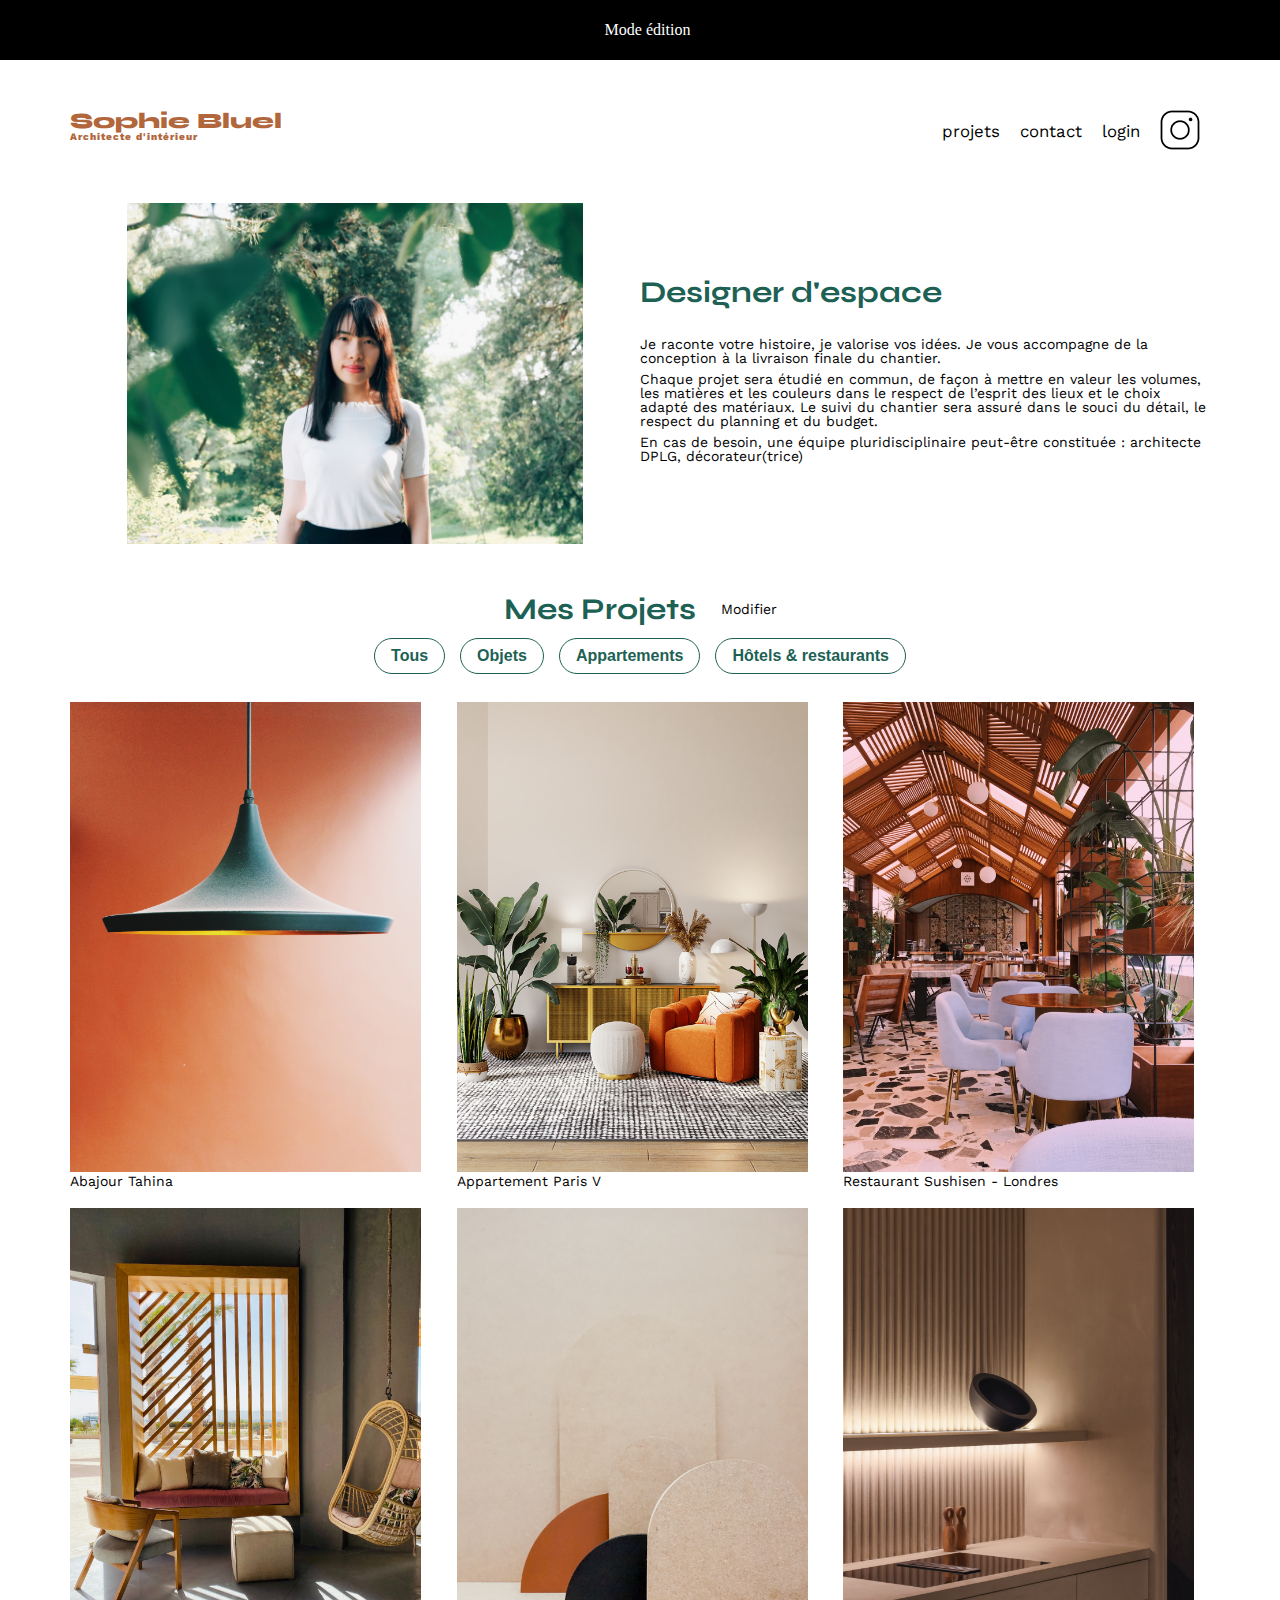
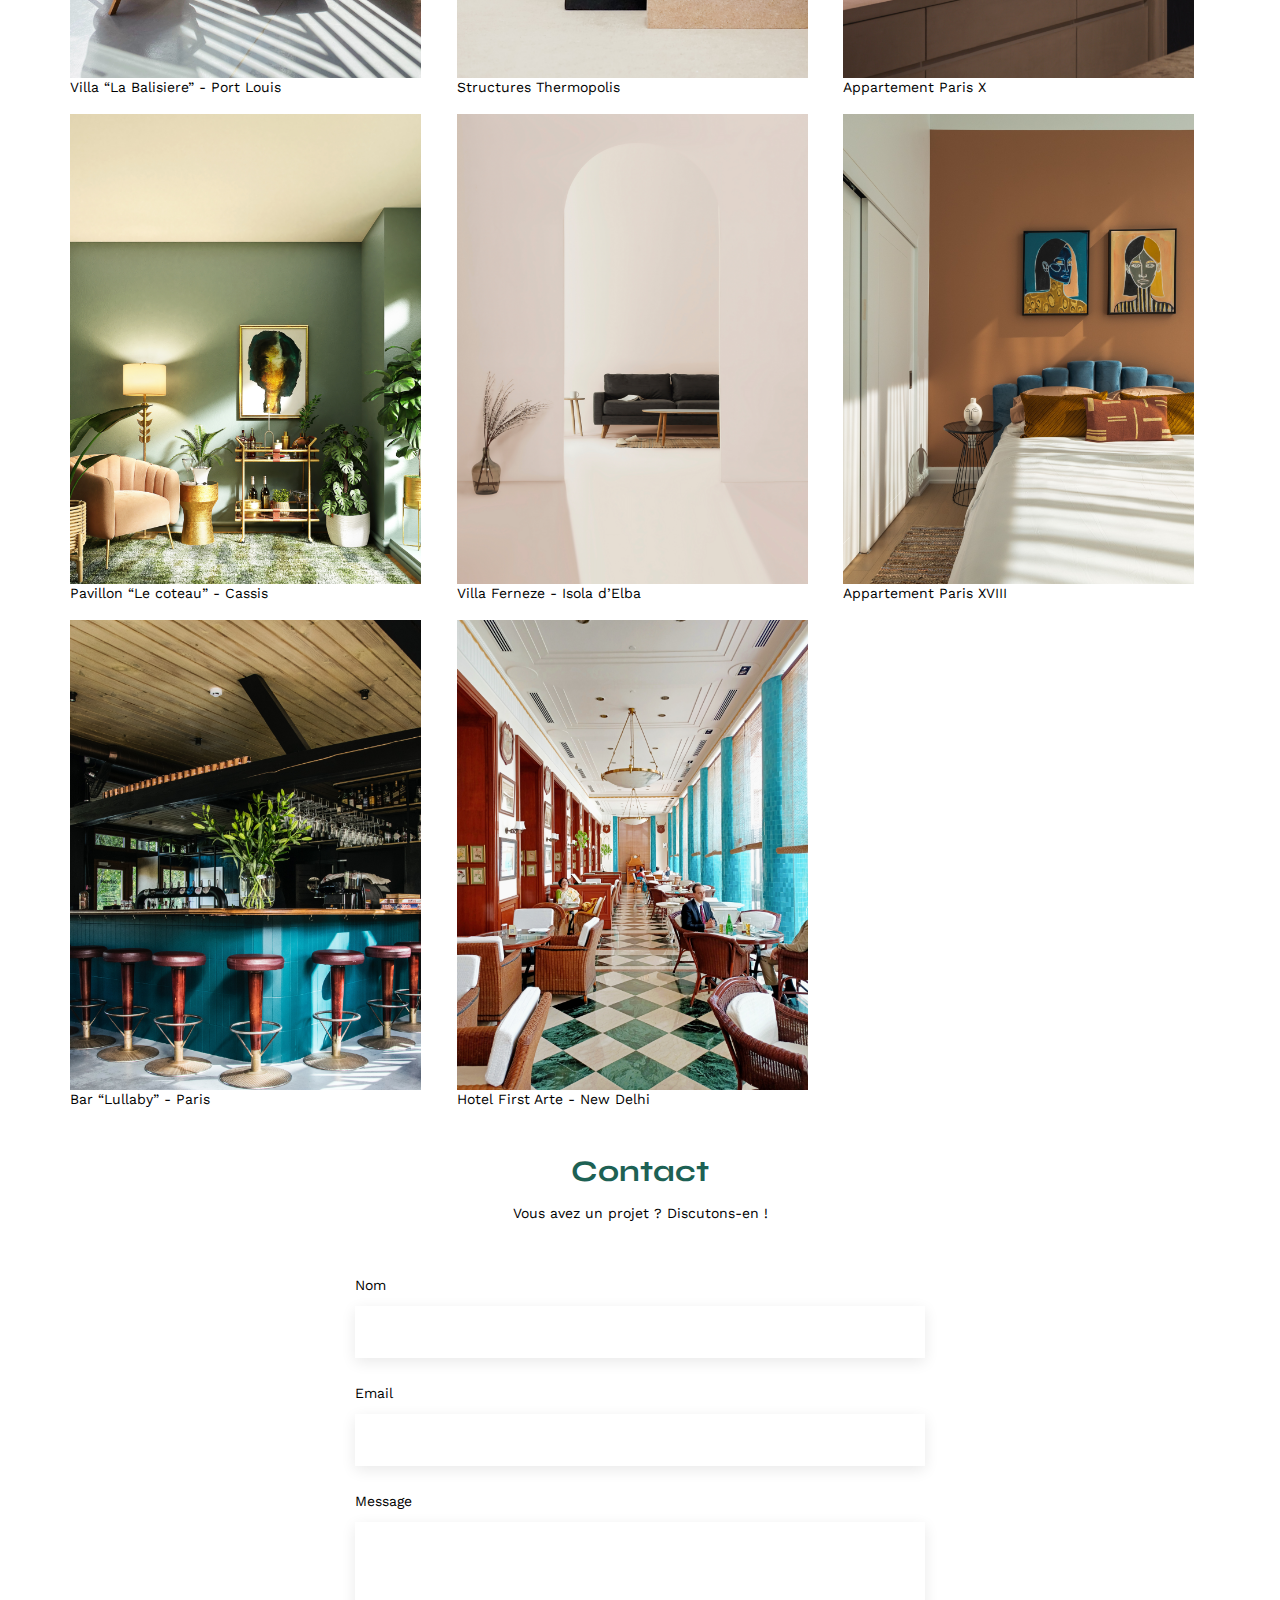
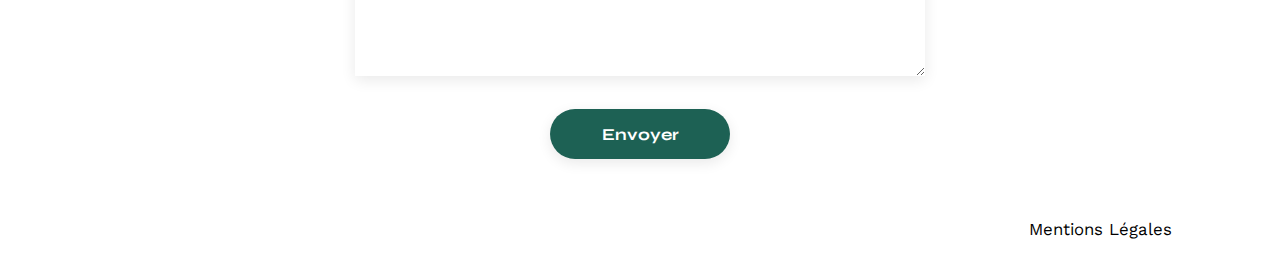
<file: FrontEnd/index.html>
<!DOCTYPE html>
<html lang="fr">
<head>
	<meta charset="UTF-8">
	<title>Sophie Bluel - Architecte d'intérieur</title>
	<meta name="viewport" content="width=device-width, initial-scale=1.0">
	<link rel="preconnect" href="https://fonts.googleapis.com">
	<link rel="preconnect" href="https://fonts.gstatic.com" crossorigin>
	<link href="https://fonts.googleapis.com/css2?family=Syne:wght@700;800&family=Work+Sans&display=swap" rel="stylesheet">
	<link rel="stylesheet" href="https://cdnjs.cloudflare.com/ajax/libs/font-awesome/6.2.1/css/all.min.css"
        integrity="sha512-MV7K8+y+gLIBoVD59lQIYicR65iaqukzvf/nwasF0nqhPay5w/9lJmVM2hMDcnK1OnMGCdVK+iQrJ7lzPJQd1w=="
        crossorigin="anonymous" referrerpolicy="no-referrer" />
	<meta name="description" content="">
	<link rel="stylesheet" href="./assets/stylesheets/main.css">
	<link rel="stylesheet" href="./assets/stylesheets/index.css">
	<script type="module" src="./assets/JS/gallery.js"></script>
	<script type="module" src="./assets/JS/logout.js"></script>
	<script type="module" src="./assets/JS/modal.js"></script>
	<script type="module" src="./assets/JS/deletework.js"></script>
	<script type="module" src="./assets/JS/addwork.js"></script>
</head>

<body>
	<div class="modal-relative" id="black-banner">
		<div>
			<i class="fa-regular fa-pen-to-square"></i>
			<p>Mode édition</p>
		</div>
	</div>
<header>
	<h1>Sophie Bluel <span>Architecte d'intérieur</span></h1>
	<nav>
		<ul>
			<li><a href="#portfolio">projets</a></li>
			<li><a href="#contact">contact</a></li>
			<li><a href="login.html" id="login-btn">login</a></li>
			<li><img src="./assets/icons/instagram.png" alt="Instagram"></li>
		</ul>
	</nav>
</header>
<main>
	<aside id="modal" class="modal-relative" aria-hidden="true" role="dialog" aria-hidden="true" style="display: none;">
		<div class="modal1-wrapper">
			<button class="close-modals">
				<i class="fa-solid fa-xmark"></i>
			</button>
			<h3>Galerie photo</h3>
			<div class="modal-gallery">
			</div>
			<input type="submit" value="Ajouter une photo" id="add-picture">
		</div>
		<div class="modal2-wrapper" style="display: none;">
			<div class="modal2-buttons">
				<button class="close-modal2">
					<i class="fa-solid fa-arrow-left"></i>
				</button>			
				<button class="close-modals">
					<i class="fa-solid fa-xmark"></i>
				</button>
			</div>
			<h3>Ajout photo</h3>
			<form action="#" method="post" id="new-work-form">
				<div class="image-upload">
					<i class="fa-solid fa-xmark cancel-img-upload" style="display: none;"></i>
					<i class="fa-regular fa-image"></i>
					<label for="image" id="img-up-label">+ Ajouter photo</label>
					<input type="file" id="image" name="image">
					<img alt="Image preview" style="display: none;">
					<p>jpg, png : 4mo max</p>
				</div>
				<label for="img-title">Titre</label>
				<input type="text" name="title" id="img-title">
				<label for="category">Catégorie</label>
				<select name="category" id="category"></select>
				<p class="work-submit-error">.</p>
				<input type="submit" value="Valider" id="add-validation">
			</form>
		</div>
	</aside>
	<section id="introduction">
		<figure>
			<img src="./assets/images/sophie-bluel.png" alt="">
		</figure>
		<article>
			<h2>Designer d'espace</h2>
			<p>Je raconte votre histoire, je valorise vos idées. Je vous accompagne de la conception à la livraison finale du chantier.</p>
			<p>Chaque projet sera étudié en commun, de façon à mettre en valeur les volumes, les matières et les couleurs dans le respect de l’esprit des lieux et le choix adapté des matériaux. Le suivi du chantier sera assuré dans le souci du détail, le respect du planning et du budget.</p>
			<p>En cas de besoin, une équipe pluridisciplinaire peut-être constituée : architecte DPLG, décorateur(trice)</p>
		</article>
	</section>
	<section id="portfolio">
		<div class="projects">
			<h2>Mes Projets</h2>
			<div class="modal-relative">
				<i class="fa-solid fa-pen-to-square"></i>
				<a href="#modal" class="open-modal">Modifier</a>	
			</div>
		</div>
		<div class="filterbar">
			<button class="filter" id="all">
				<span class="filtertext">Tous</span>
			</button>
			<button class="filter" id="objects">
				<span class="filtertext">Objets</span>
			</button>
			<button class="filter" id="apartments">
				<span class="filtertext">Appartements</span>
			</button>
			<button class="filter" id="hotelsrestaurants">
				<span class="filtertext">Hôtels & restaurants</span>
			</button>
		</div>
		<div class="gallery">
			<figure>
				<img src="assets/images/abajour-tahina.png" alt="Abajour Tahina">
				<figcaption>Abajour Tahina</figcaption>
			</figure>
			<figure>
				<img src="assets/images/appartement-paris-v.png" alt="Appartement Paris V">
				<figcaption>Appartement Paris V</figcaption>
			</figure>
			<figure>
				<img src="assets/images/restaurant-sushisen-londres.png" alt="Restaurant Sushisen - Londres">
				<figcaption>Restaurant Sushisen - Londres</figcaption>
			</figure>
			<figure>
				<img src="assets/images/la-balisiere.png" alt="Villa “La Balisiere” - Port Louis">
				<figcaption>Villa “La Balisiere” - Port Louis</figcaption>
			</figure>
			<figure>
				<img src="assets/images/structures-thermopolis.png" alt="Structures Thermopolis">
				<figcaption>Structures Thermopolis</figcaption>
			</figure>
			<figure>
				<img src="assets/images/appartement-paris-x.png" alt="Appartement Paris X">
				<figcaption>Appartement Paris X</figcaption>
			</figure>
			<figure>
				<img src="assets/images/le-coteau-cassis.png" alt="Pavillon “Le coteau” - Cassis">
				<figcaption>Pavillon “Le coteau” - Cassis</figcaption>
			</figure>
			<figure>
				<img src="assets/images/villa-ferneze.png" alt="Villa Ferneze - Isola d’Elba">
				<figcaption>Villa Ferneze - Isola d’Elba</figcaption>
			</figure>
			<figure>
				<img src="assets/images/appartement-paris-xviii.png" alt="Appartement Paris XVIII">
				<figcaption>Appartement Paris XVIII</figcaption>
			</figure>
			<figure>
				<img src="assets/images/bar-lullaby-paris.png" alt="Bar “Lullaby” - Paris">
				<figcaption>Bar “Lullaby” - Paris</figcaption>
			</figure>
			<figure>
				<img src="assets/images/hotel-first-arte-new-delhi.png" alt="Hotel First Arte - New Delhi">
				<figcaption>Hotel First Arte - New Delhi</figcaption>
			</figure>
		</div>
	</section>
	<section id="contact">
		<h2>Contact</h2>
		<p>Vous avez un projet ? Discutons-en !</p>
		<form action="#" method="post">
			<label for="name">Nom</label>
			<input type="text" name="name" id="name">
			<label for="email">Email</label>
			<input type="email" name="email" id="email">
			<label for="message">Message</label>
			<textarea name="message" id="message" cols="30" rows="10"></textarea>
			<input type="submit" value="Envoyer">
		</form>
	</section>
</main>

<footer>
	<nav>
		<ul>
			<li>Mentions Légales</li>
		</ul>
	</nav>
</footer>
</body>
</html>
</file>
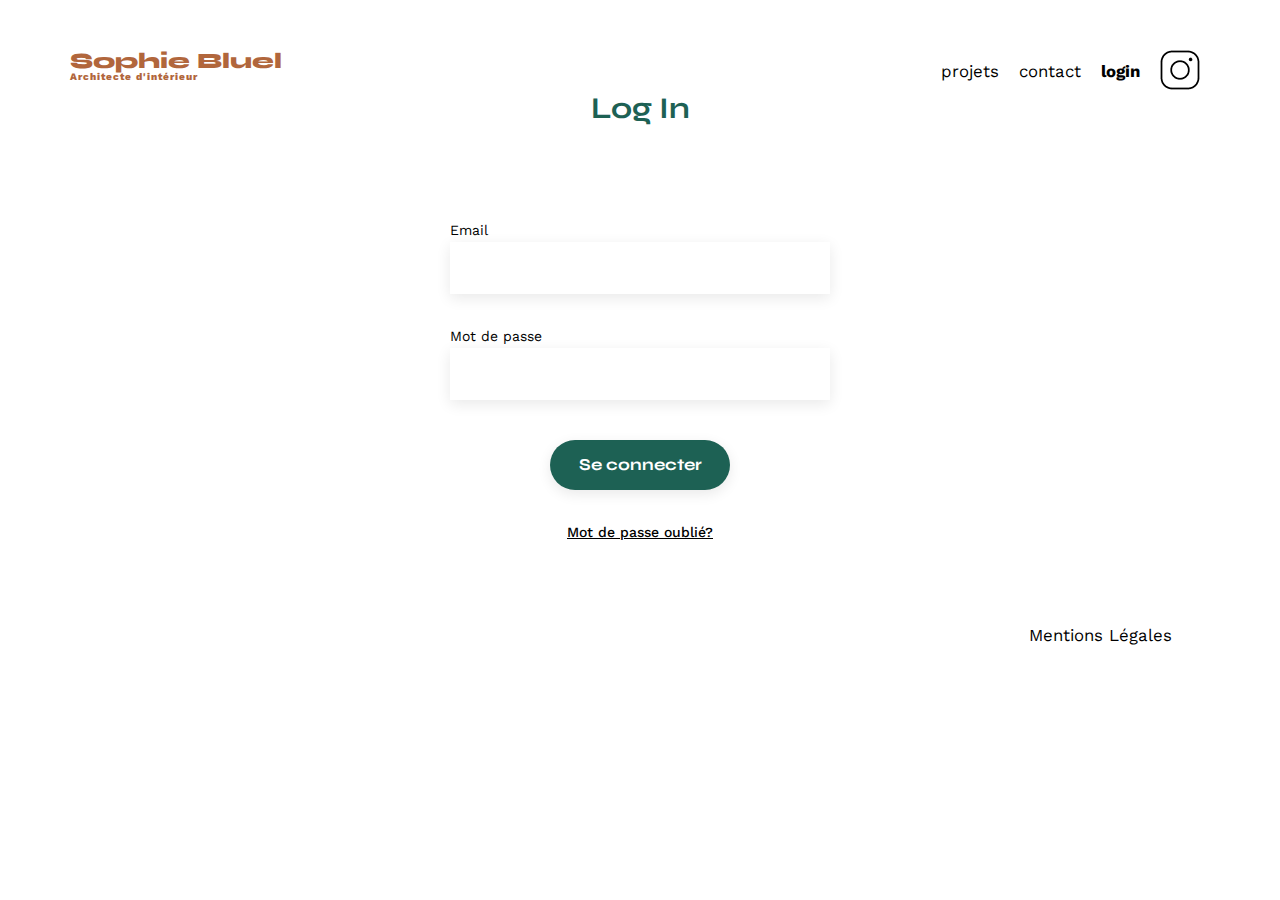
<file: FrontEnd/login.html>
<!DOCTYPE html>
<html lang="fr">
<head>
	<meta charset="UTF-8">
	<title>Sophie Bluel - Architecte d'intérieur</title>
	<meta name="viewport" content="width=device-width, initial-scale=1.0">
	<link rel="preconnect" href="https://fonts.googleapis.com">
	<link rel="preconnect" href="https://fonts.gstatic.com" crossorigin>
	<link href="https://fonts.googleapis.com/css2?family=Syne:wght@700;800&family=Work+Sans&display=swap" rel="stylesheet">
	<meta name="description" content="">
	<link rel="stylesheet" href="./assets/stylesheets/main.css">
	<link rel="stylesheet" href="./assets/stylesheets/login.css">
	<script type="module" src="./assets/JS//authentication/login.js"></script>

</head>

<body>
<header>
	<h1>Sophie Bluel <span>Architecte d'intérieur</span></h1>
	<nav>
		<ul>
			<li><a href="index.html#portfolio">projets</a></li>
			<li><a href="index.html#contact">contact</a></li>
			<li><a href="#" id="login-btn">login</a></li>
			<li><img src="./assets/icons/instagram.png" alt="Instagram"></li>
		</ul>
	</nav>
</header>
<main>
	<section id="login">
		<h2>Log In</h2>
		<form method="post" id="login-form">
			<label for="email">Email</label>
			<input type="email" name="email" id="emailInput"/>
			<label for="password">Mot de passe</label>
			<input type="password" name="password" id="passwordInput"/>
			<input type="submit" value="Se connecter" id="connect-button">
			<a href="#" id="forgot-password">Mot de passe oublié?</a>
			<div class="login-error"></div>
		</form>
	</section>
</main>

<footer>
	<nav>
		<ul>
			<li>Mentions Légales</li>
		</ul>
	</nav>
</footer>
</body>
</html>
</file>
<file: FrontEnd/assets/stylesheets/index.css>
#black-banner {
	background-color: black;
	height: 60px;
	width: 100%;
	display: flex;
	flex-direction: column;
	align-items: center;
	justify-content: center;
}

#black-banner div {
	color: white;
	display: flex;
	gap: 15px;
}

.logout-btn:hover {
    color: red;
	font-weight: bold;
}

#introduction {
	display: flex;
	align-items: center;
}
#introduction figure {
	flex: 1
}
#introduction img {
	display: block;
	margin: auto;
	width: 80%;
}

#introduction article {
	flex: 1
}
#introduction h2 {
	margin-bottom: 1em;
}

#introduction p {
	margin-bottom: 0.5em;
}
#portfolio h2 {
	display: flex;
}

.projects {
	display: flex;
	justify-content: center;
	align-items: center;
	margin-bottom: 1em;
	gap: 20px;

}

.projects a {
	text-decoration: none;
	color: black;
}

.projects div {
	display: flex;
	align-items: center;
	gap: 5px;
}

#modal {
	display: flex;
	position: fixed;
	top: 0;
	left: 0;
	width: 100%;
	height: 100%;
	background: rgba(0, 0, 0, 0.35);
	justify-content: center;
	align-items: center;
}

.modal1-wrapper, .modal2-wrapper{
	width: 630px;
	min-height: 670px;
	padding: 20px;
	background-color: white;
	display: flex;
	flex-direction: column;
	gap: 10px;
}

.close-modals,
.close-modal2 {
	display: flex;
	align-self: flex-end;
	background: none;
	color: inherit;
	border: none;
	padding: 0;
	font: inherit;
	cursor: pointer;
	outline: inherit;
}

#modal h3 {
	font-weight: 400;
	font-size: 26px;
	align-self: center;
}

.modal-gallery {
	display: flex;
	flex-wrap: wrap;
	margin: 40px 70px 0 70px;
	padding: 0 0 70px 0;
	width: 420px;
	align-self: center;
	column-gap: 8px;
	row-gap: 30px;
	border-bottom: #B3B3B3 solid 1px;
}

.modal-gallery figure {
	position: relative;
	width: 76.86px;
}

.modal-gallery img {
	width: 100%;
	height: 102.56px;
	object-fit: cover;
}

.modal-gallery button{
	color: white;
	background-color: black;
	border: none;
	position: absolute;
	cursor: pointer;
	top: 7%;
  	right: 7%;
	border-radius: 20%;
	width: 17px;
	height: 17px;
	display: flex;
	justify-content: center;
	align-items: center;
}

.fa-trash-can {
	font-weight: bold;
	font-size: 11px;
}

#add-picture{
	height: 36px;
	width: 237px;
	cursor: pointer;
}

.modal2-buttons {
	display: flex;
	justify-content: space-between;
}

#new-work-form {
	display: flex;
	flex-direction: column;
	width: 420px;
	align-self: center;
}

.image-upload {
	display: flex;
	flex-direction: column;
	align-items: center;
	margin: 20px 0 50px 0;
	background-color: #E8F1F6;
	gap: 7px;
	height: 200px;
}

.cancel-img-upload {
	display: flex;
	align-self: flex-end;
	background: none;
	border: 1px grey solid;
	cursor: pointer;
	position: absolute;
}

.image-upload img {
	height: 100%;
	width: auto;
}

.fa-image {
font-size: 76px;
	color:#B3B3B3;
	margin-top: 20px;
}

#image{
	display: none;
}

#img-up-label {
	display: flex;
	background-color: #CBD6DC;
	border-radius: 60px;
	width: 173px;
	height: 36px;
	border: none;
	align-items: center;
	justify-content: center;
	color: #306685;
	font-weight: bold;
	font-size: 14px;
	cursor: pointer;

}

#img-title,
#category {
	height: 50px;
	margin: 5px 0 30px 0;
}

.work-submit-error {
	border-bottom: #B3B3B3 solid 1px;
	width: 100%;
	margin: 10px 0 20px 0;
	color: white;
	text-align: center;
}

#add-validation {
	background-color: #B3B3B3;
	width: 237px;
	height: 36px;
	border: none;
	cursor: pointer;
}

.filterbar {
	display: flex;
	justify-content: center;
	gap: 15px;
	margin-bottom: 2em;
}

.filter {
	display: flex;
	background-color: white;
	border-radius: 60px;
	border: #1D6154 solid 1px;
	color: #1D6154;
	font-size: 16px;
	font-weight: 700;
	padding: 8px 16px;
	cursor: pointer;

}

.selectedFilter {
	background-color: #1D6154;
	color: white;
}


.gallery {
	width: 100%;
	display: grid;
	grid-template-columns: 1fr 1fr 1fr;
	grid-column-gap: 20px;
	grid-row-gap: 20px;
}

.gallery img {
	width: 350.89px;
	height: 469.81px;

	object-fit: cover;
}
#contact {
	width: 50%;
margin: auto;
}
#contact > * {
	text-align: center;

}
#contact h2{
	margin-bottom: 20px;
}
#contact form {
	text-align: left;
	margin-top:30px;
	display: flex;
	flex-direction: column;
}

#contact input {
	height: 50px;
	font-size: 1.2em;
	border: none;
	box-shadow: 0px 4px 14px rgba(0, 0, 0, 0.09);
}
#contact label {
	margin: 2em 0 1em 0;
}
#contact textarea {
	border: none;
	box-shadow: 0px 4px 14px rgba(0, 0, 0, 0.09);
}
</file>
<file: FrontEnd/assets/stylesheets/login.css>
#login-btn {
    font-weight: bold;
}

h2 {
    display: flex;
    justify-content: center;
    font-size: 30px;
    font-weight: 700;
    color: #1D6154;
    margin-bottom: 50px;
}

#login {
    display: flex;
    flex-direction: column;
    margin: auto;
    gap: 50px;
}

#login input {
    height: 50px;
	font-size: 1.2em;
	border: none;
	box-shadow: 0px 4px 14px rgba(0, 0, 0, 0.09);
}

#login form {
    display: flex;
    flex-direction: column;
    justify-content: center;
    margin: auto;
    max-width: 380px;
    width: 100%;
}

#login form input {
    margin-top: 5px;
    margin-bottom: 35px;
}

#connect-button{
    cursor: pointer;
}

.login-error {
    display: flex;
    justify-content: center;
    color: red;
    font-size: 14px;
    font-style:italic;
    order: 3;
    padding: 30px;
    font-size: 16px;
}

#forgot-password {
    display: flex;
    align-self: center;
    font-weight: 500;
    font-size: 14px;
    color: black;
}

footer {
    display: flex;
    flex-direction: column;
    align-items: flex-end;
    margin-top: 100px;
}
</file>
<file: FrontEnd/assets/stylesheets/main.css>
/* http://meyerweb.com/eric/tools/css/reset/
   v2.0 | 20110126
   License: none (public domain)
*/

html, body, div, span, applet, object, iframe,
h1, h2, h3, h4, h5, h6, p, blockquote, pre,
a, abbr, acronym, address, big, cite, code,
del, dfn, em, img, ins, kbd, q, s, samp,
small, strike, strong, sub, sup, tt, var,
b, u, i, center,
dl, dt, dd, ol, ul, li,
fieldset, form, label, legend,
table, caption, tbody, tfoot, thead, tr, th, td,
article, aside, canvas, details, embed,
figure, figcaption, footer, header, hgroup,
menu, nav, output, ruby, section, summary,
time, mark, audio, video {
	margin: 0;
	padding: 0;
	border: 0;
	font-size: 100%;
	font: inherit;
	vertical-align: baseline;
}
/* HTML5 display-role reset for older browsers */
article, aside, details, figcaption, figure,
footer, header, hgroup, menu, nav, section {
	display: block;
}
body {
	line-height: 1;
}
ol, ul {
	list-style: none;
}
blockquote, q {
	quotes: none;
}
blockquote:before, blockquote:after,
q:before, q:after {
	content: '';
	content: none;
}
table {
	border-collapse: collapse;
	border-spacing: 0;
}
/** end reset css**/
header,
main,
footer {
	max-width: 1140px;
	margin:auto !important;
	font-family: 'Work Sans' ;
	font-size: 14px;
}
header {
	display: flex;
	justify-content: space-between;
	padding-top: 50px;
}

header a {
	text-decoration: none;
	color: black;
	
}

header a:hover {
	color: #B1663C;
}
section {
	margin: 50px 0
}

h1{
	display: flex;
	flex-direction: column;
	font-family: 'Syne';
	font-size: 22px;
	font-weight: 800;
	color: #B1663C
}

h1 > span {
	font-family: 'Work Sans';
	font-size:10px;
	letter-spacing: 0.1em;
;
}

h2{
	font-family: 'Syne';
	font-weight: 700;
	font-size: 30px;
	color: #1D6154
}
nav ul {
	display: flex;
	align-items: center;
	list-style-type: none;

}
nav li {
	padding: 0 10px;
	font-size: 1.2em;
}




input[type="submit"]{
	font-family: 'Syne';
	font-weight: 700;
	color: white;
	background-color: #1D6154;
	margin : 2em auto ;
	width: 180px;
	text-align: center;
	border-radius: 60px ;
}

footer nav ul {
	display: flex;
	justify-content: flex-end;
	margin: 2em
}
</file>
